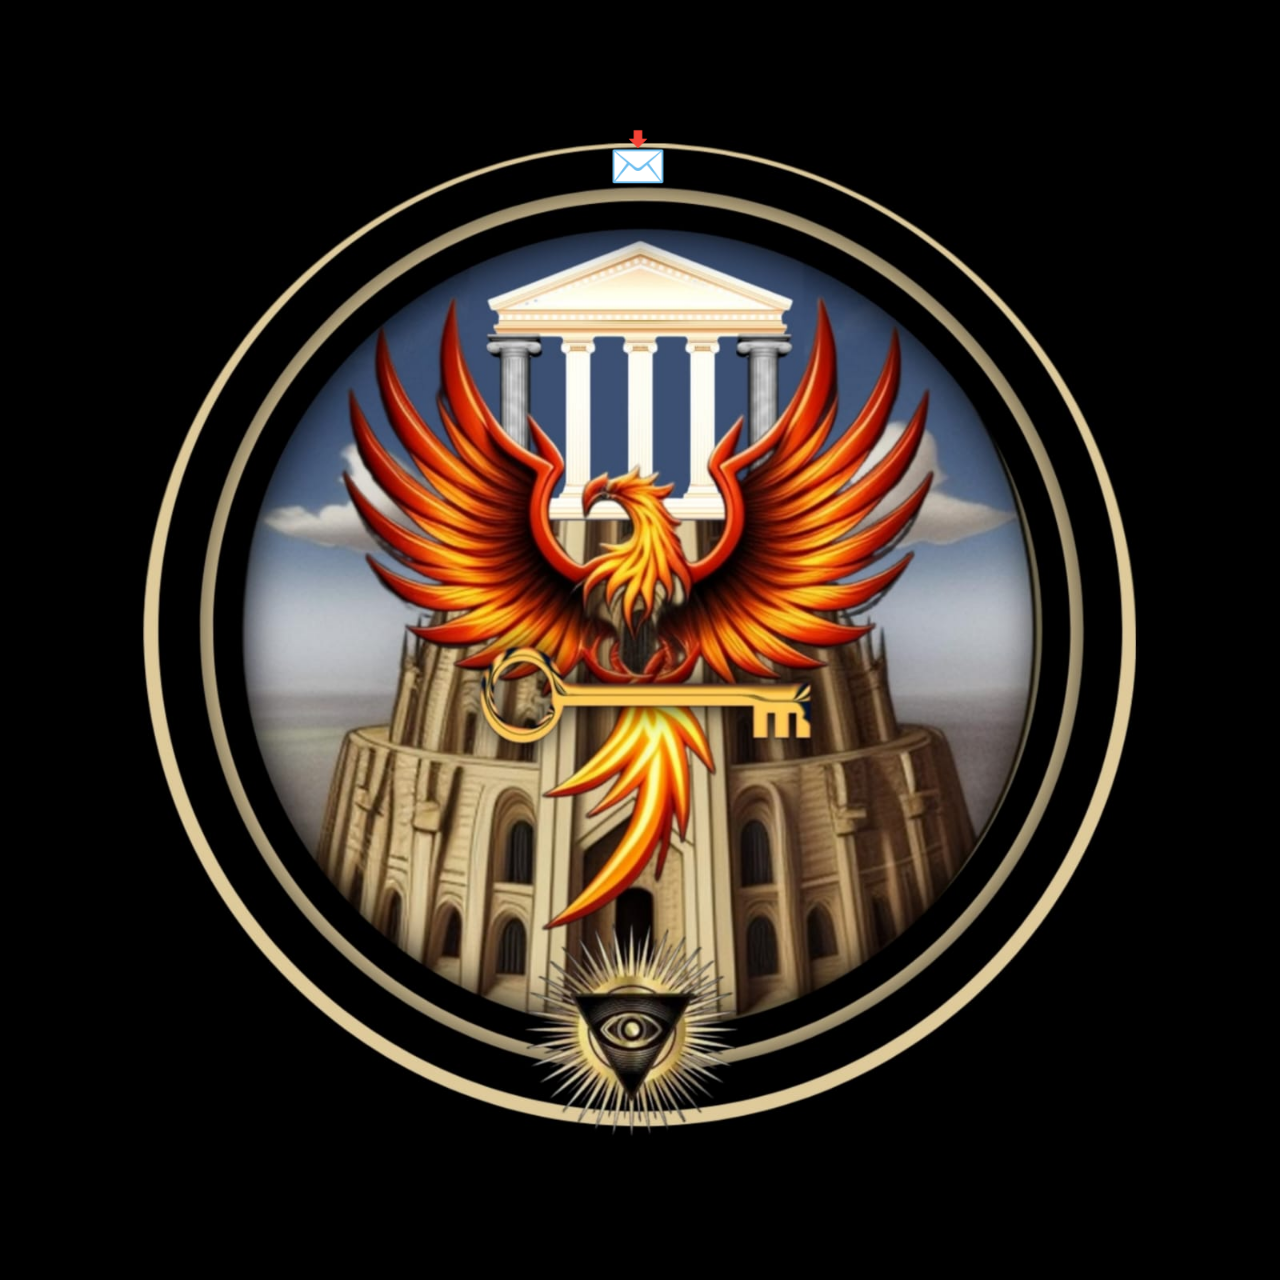
<file: index.html>
<!DOCTYPE html>
<html lang="en">

<head>
    <meta charset="UTF-8">
    <meta name="viewport" content="width=device-width, initial-scale=1.0">
    <title>זוהר הגאולה</title>
    <link rel="stylesheet" href="style.css">
</head>

<body>
    <!-- <h1>זוהר הגאולה</h1>
    <h2>כניסה</h2>
    <h2>הצתרפות</h2>
    <h2>לודג' ראשי</h2>
    <h2>צור קשר</h2> -->
    <div class="container">
        <img src="img/simbol.jpeg" alt="Your Image" class="image">
        <a href="keyPassword.html" class="button button1 key"></a>
        <a href="pages/books.html" class="button button2"></a>
        <a href="pages/members.html" class="button button3"></a>
        <a href="pages/art.html" class="button button4"></a>
        <a href="pages/morals.html" class="button button5"></a>
        <a href="pages/philosophy.html" class="button button6"></a>
        <a href="pages/History.html" class="button button7 history"></a>
        <a href="pages/History.html" class="button button8 sendUs">📩</a>
    </div>

</body>

</html>
</file>
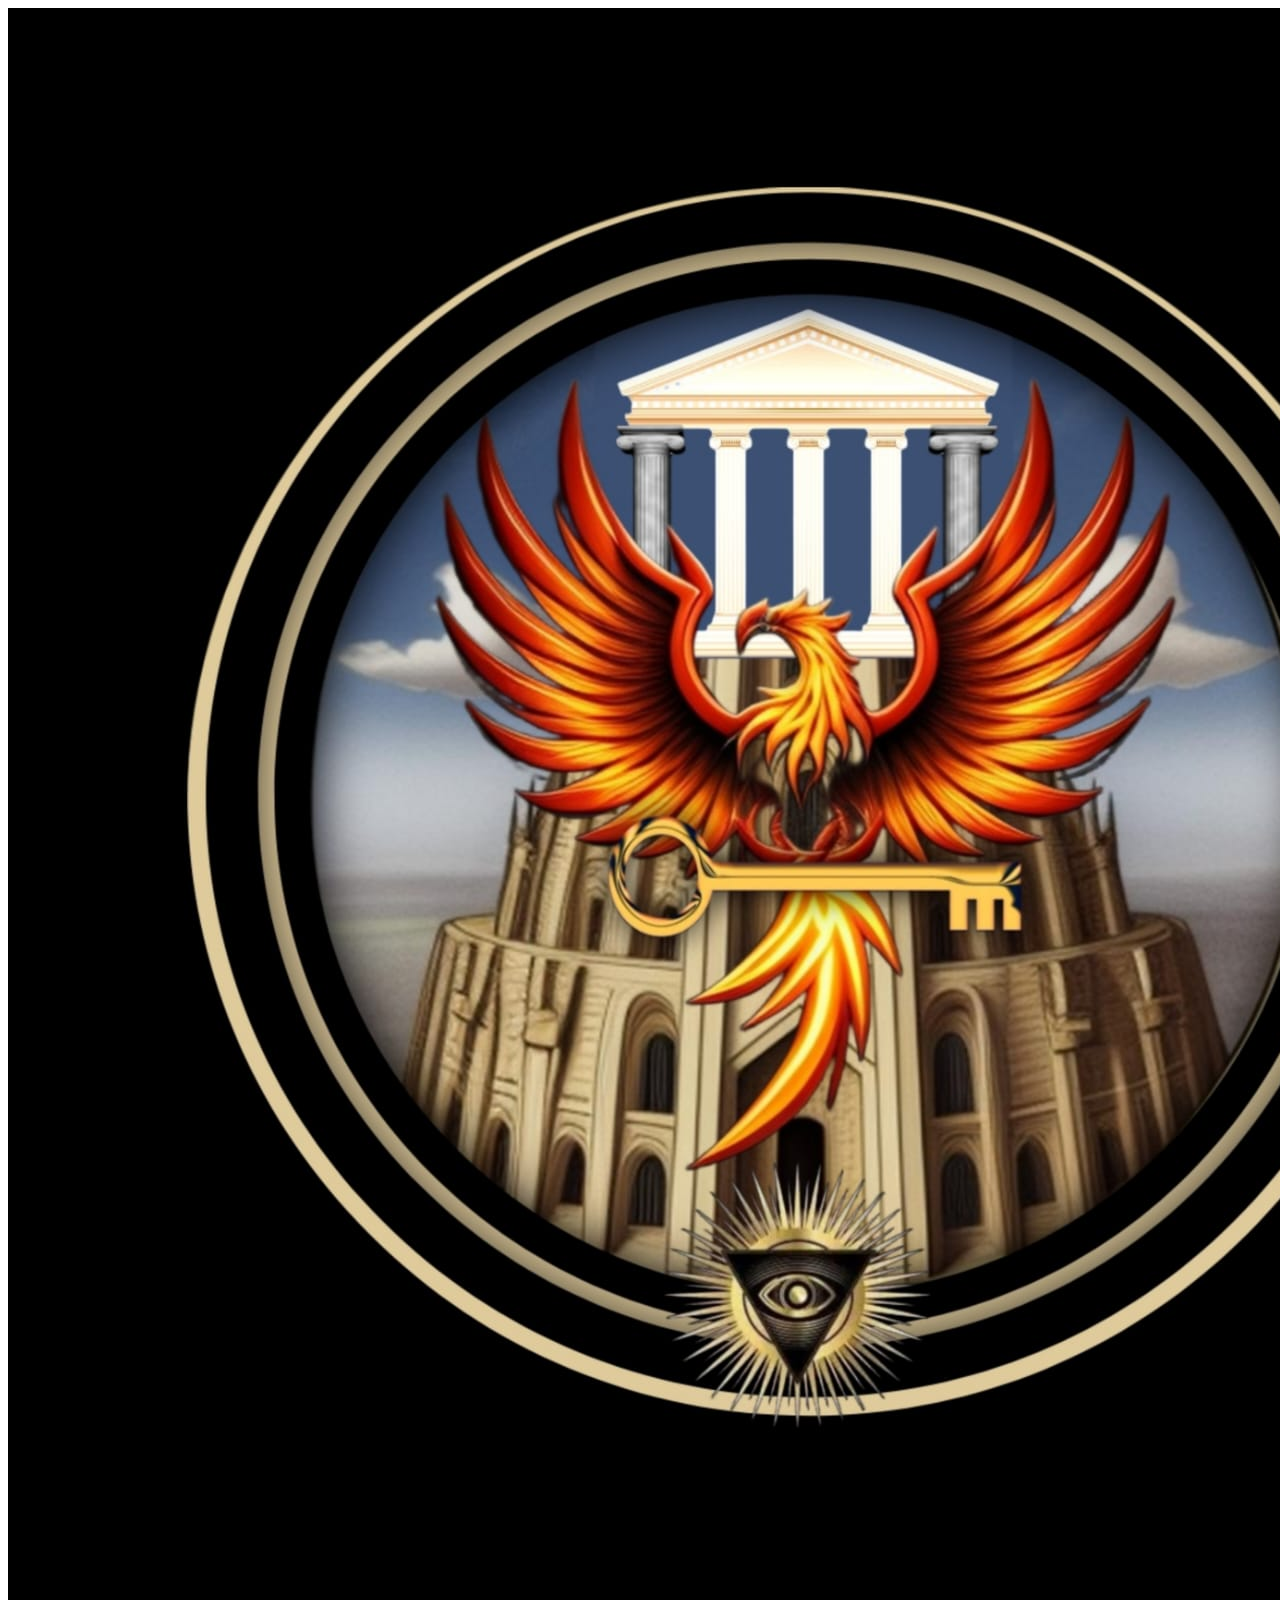
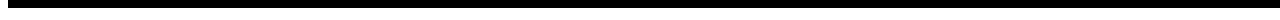
<file: main.html>
<!DOCTYPE html>
<html lang="en">

<head>
    <meta charset="UTF-8">
    <meta name="viewport" content="width=device-width, initial-scale=1.0">
    <title>Document</title>
</head>

<body>
    <div class="container">
        <img src="img/simbol.jpeg" alt="Your Image" class="image">

    </div>
</body>

</html>
</file>
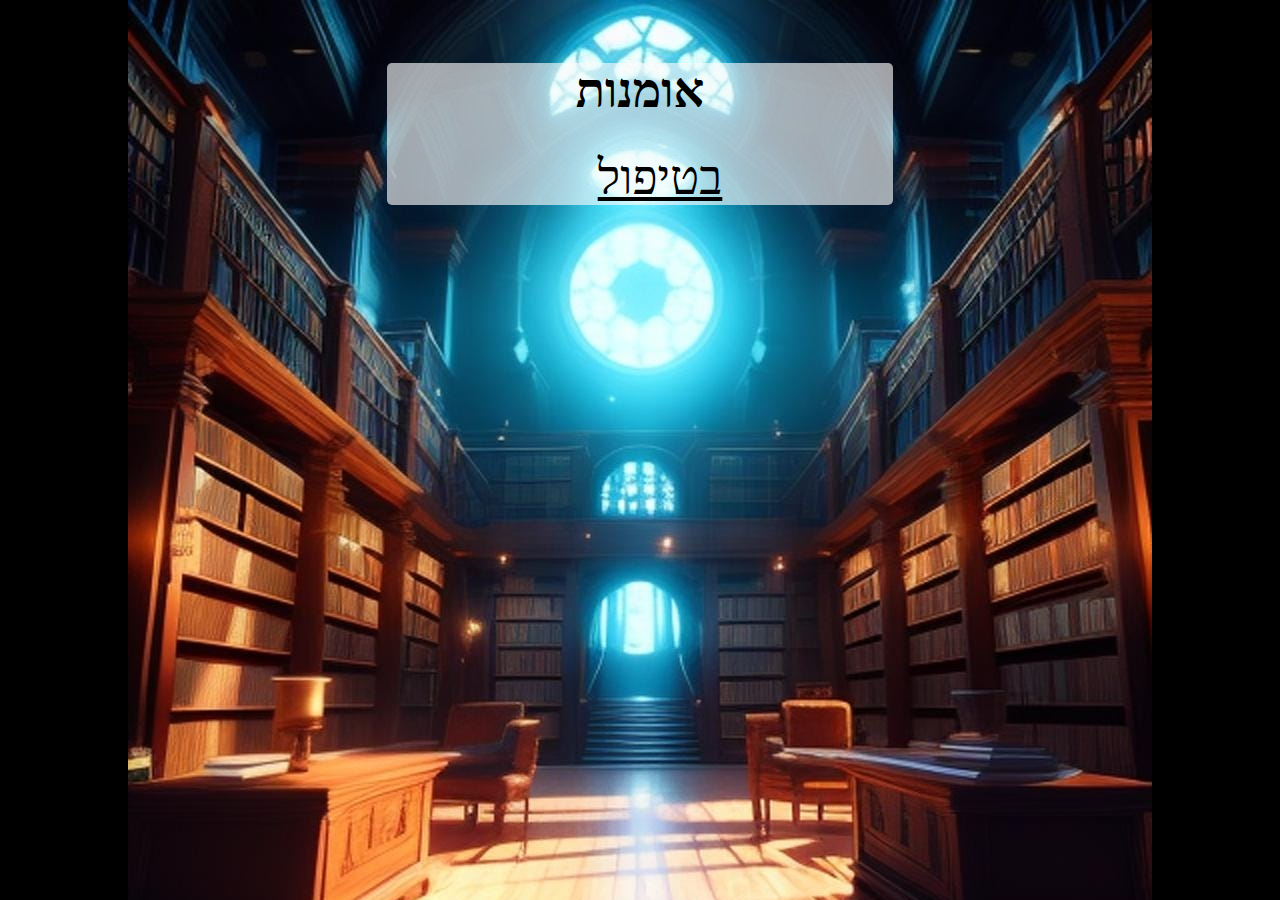
<file: pages/art.html>
<!DOCTYPE html>
<html lang="en">

<head>
    <meta charset="UTF-8">
    <meta name="viewport" content="width=device-width, initial-scale=1.0">
    <title>art</title>
    <link rel="stylesheet" href="pages.css">
</head>

<body>

    <div class="hist-link">
        <h1> אומנות </h1>

        <ul class="nav-list">


            <li>
                <a href="#" class="button ">בטיפול</a>
            </li>


        </ul>
    </div>
</body>

</html>
</file>
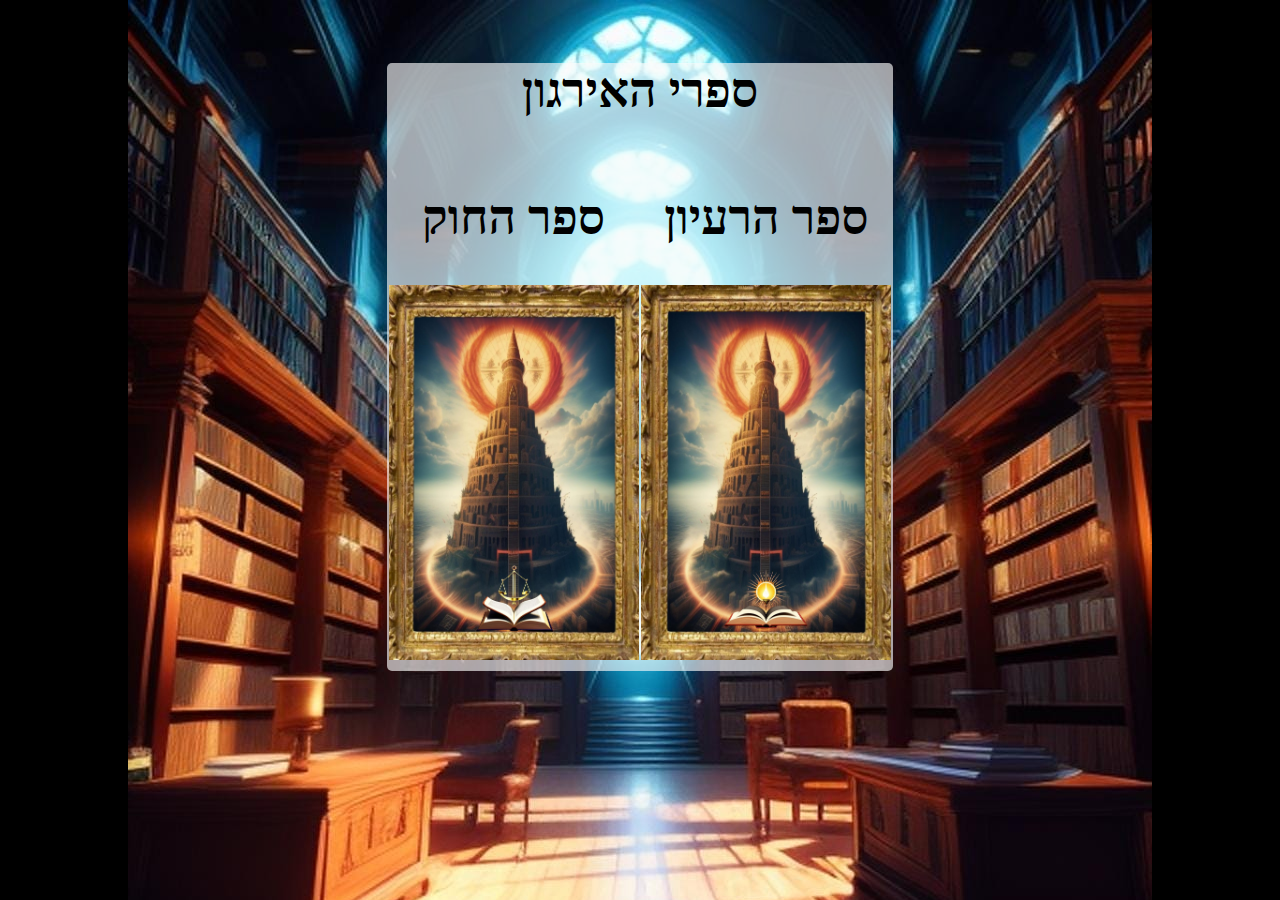
<file: pages/books.html>
<!DOCTYPE html>
<html lang="en">
<head>
    <meta charset="UTF-8">
    <meta name="viewport" content="width=device-width, initial-scale=1.0">
    <title>הספרים הקדושים</title>
    <link rel="stylesheet" href="pages.css">
</head>
<body>
    <div class="hist-link">
    <H1 >ספרי האירגון</H1>
    <div class="Books-container"  >
        <div class="lawBook">
    <h2>ספר החוק</h2>
    <a href="books/lawbook.html"><img  src="..\img\bookLaw.jpeg" alt="bookLaw" width="250px"></a>
    </div>
    <div class="IdeaBook">
    <h2>ספר הרעיון</h2>
    <a href="books/ideabook.html"><img src="..\img\bookIdea.jpeg" alt="bookIdea" width="250px"></a>
    </div>
    </div>
    
</div>
</body>
</html>
</file>
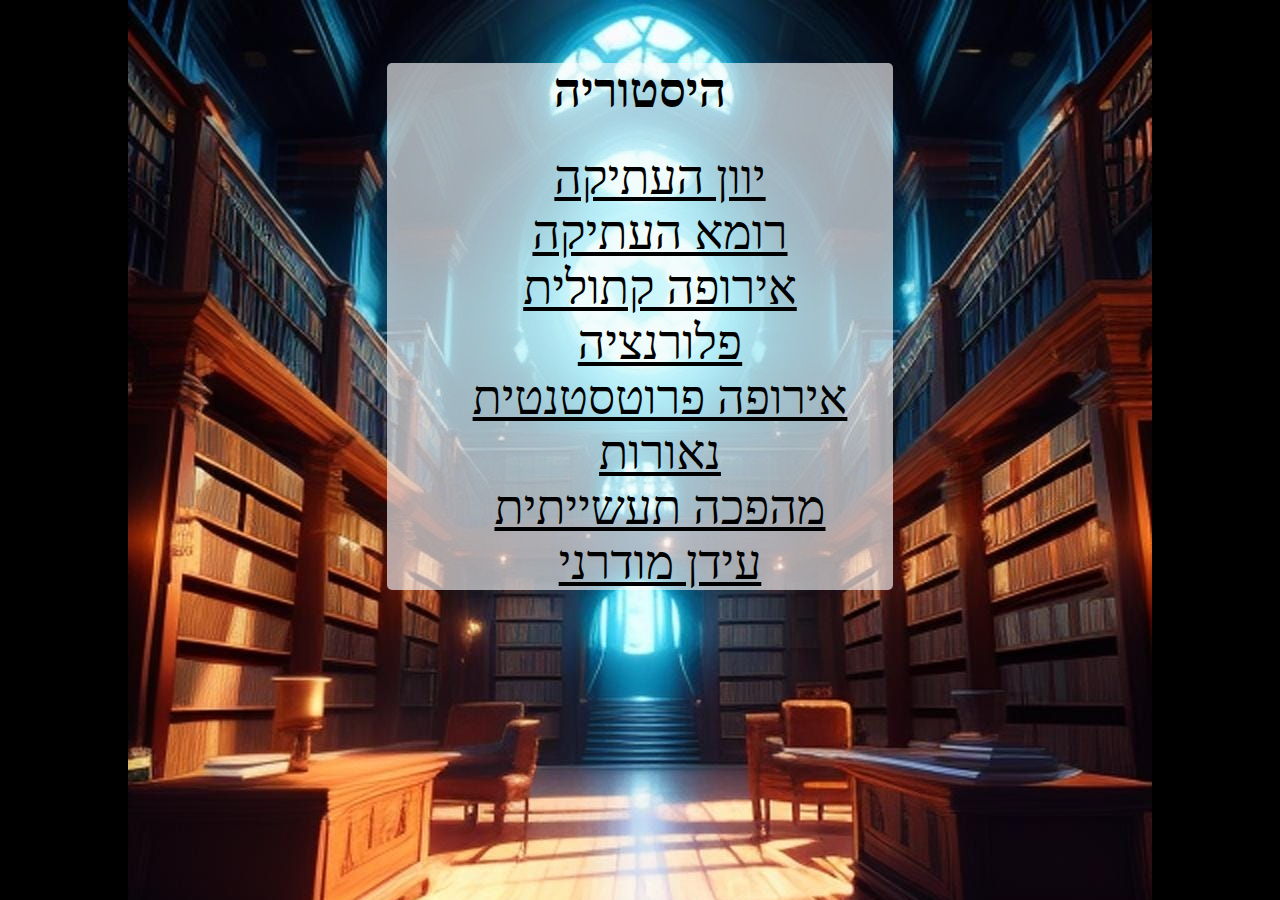
<file: pages/History.html>
<!DOCTYPE html>
<html lang="en">

<head>
    <meta charset="UTF-8">
    <meta name="viewport" content="width=device-width, initial-scale=1.0">
    <title>Document</title>
    <link rel="stylesheet" href="pages.css">

</head>

<body>

    <div class="hist-link">
        <h1>היסטוריה</h1>

        <ul class="nav-list">
            <li>
                <a href="#" class="button ">יוון העתיקה</a>

            </li>
            <li>
                <a href="#" class="button ">רומא העתיקה</a>

            </li>

            <li>
                <a href="#" class="button ">אירופה קתולית</a>

            </li>
            <li>
                <a href="#" class="button ">פלורנציה</a>

            </li>
            <li>
                <a href="#" class="button ">אירופה פרוטסטנטית</a>

            </li>
            <li>
                <a href="#" class="button ">נאורות</a>

            </li>
            <li>
                <a href="#" class="button ">מהפכה תעשייתית</a>

            </li>
            <li>
                <a href="#" class="button ">עידן מודרני</a>

            </li>
        </ul>
    </div>
</body>

</html>
</file>
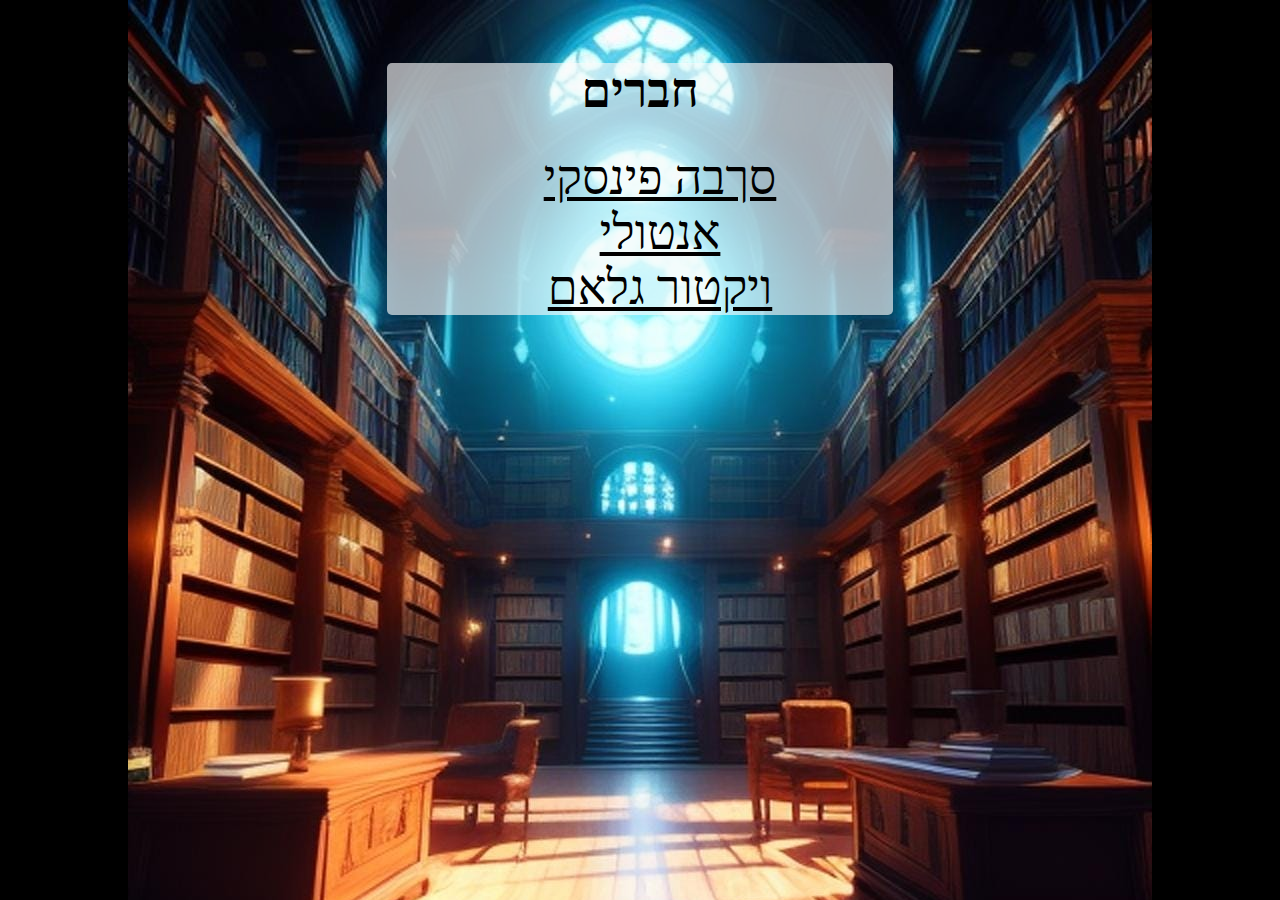
<file: pages/members.html>
<!DOCTYPE html>
<html lang="en">

<head>
    <meta charset="UTF-8">
    <meta name="viewport" content="width=device-width, initial-scale=1.0">
    <title>members</title>
    <link rel="stylesheet" href="pages.css">
</head>

<body>

    <div class="hist-link">
        <h1> חברים </h1>

        <ul class="nav-list">


            <li>
                <a href="members/slavaPi.html" class="button ">סךבה פינסקי</a>
            </li>
            <li>
                <a href="members/anatoly.html" class="button ">אנטולי</a>
            </li>

            <li>
                <a href="members/victorGalam.html" class="button ">ויקטור גלאם</a>
            </li>


        </ul>
    </div>
</body>

</html>
</file>
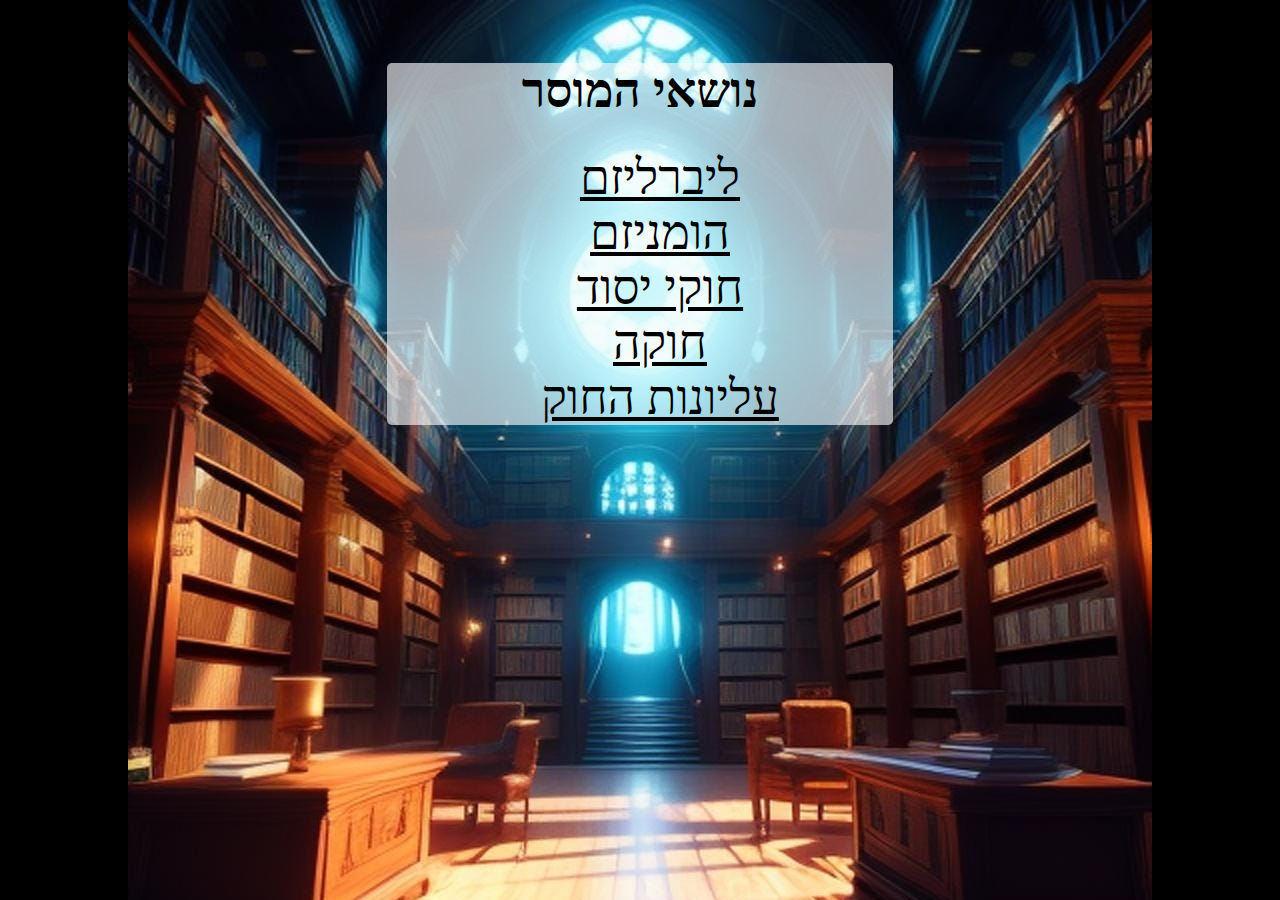
<file: pages/morals.html>
<!DOCTYPE html>
<html lang="en">

<head>
    <meta charset="UTF-8">
    <meta name="viewport" content="width=device-width, initial-scale=1.0">
    <title>morals</title>
    <link rel="stylesheet" href="pages.css">
</head>

<body>

    <div class="hist-link">
        <h1>נושאי המוסר </h1>

        <ul class="nav-list">


            <li>
                <a href="#" class="button ">ליברליזם</a>
            </li>

            <li>
                <a href="#" class="button ">הומניזם</a>
            </li>

            <li>
                <a href="#" class="button ">חוקי יסוד</a>
            </li>

            <li>
                <a href="#" class="button ">חוקה</a>
            </li>

            <li>
                <a href="#" class="button ">עליונות החוק</a>
            </li>

        </ul>
    </div>
</body>

</html>
</file>
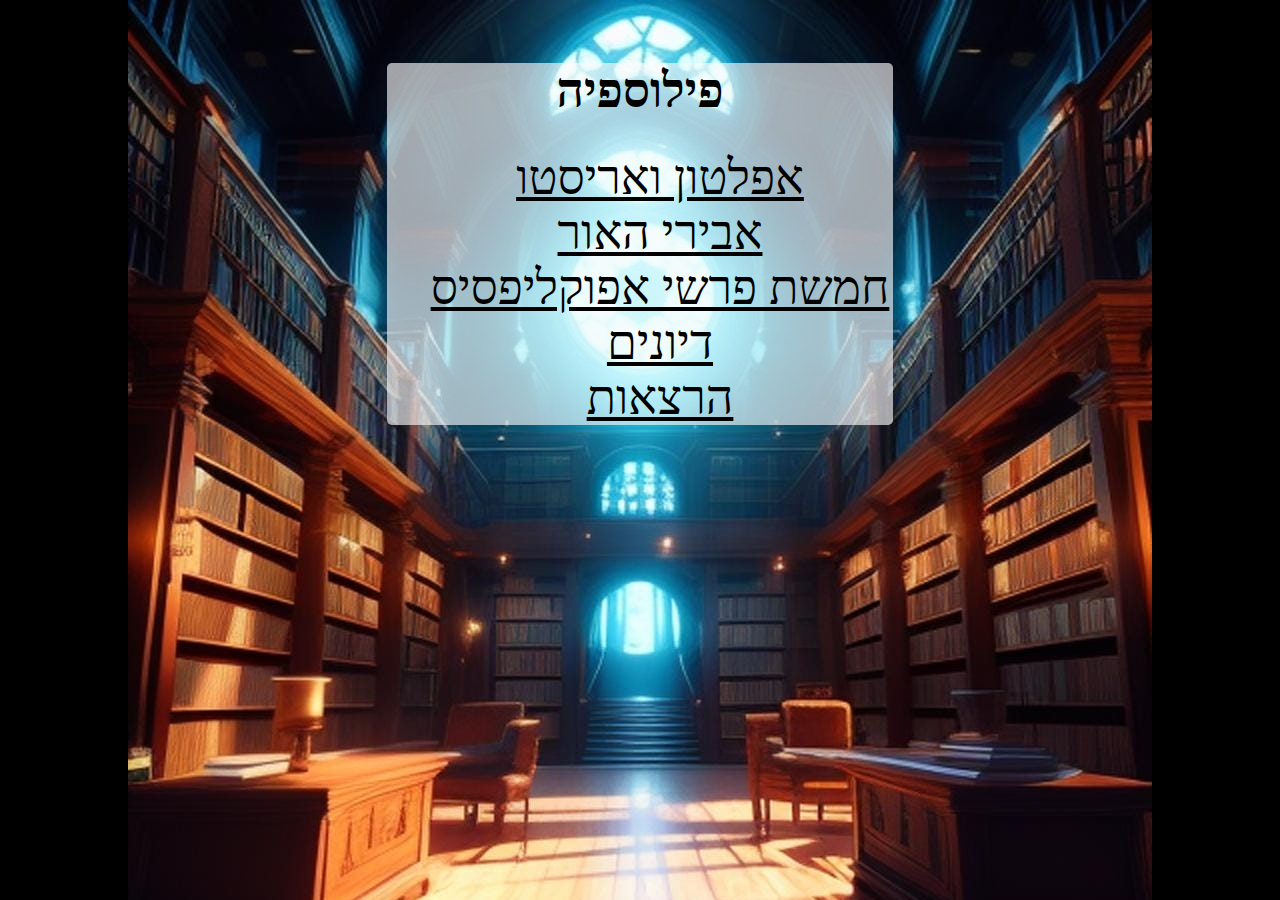
<file: pages/philosophy.html>
<!DOCTYPE html>
<html lang="en">

<head>
    <meta charset="UTF-8">
    <meta name="viewport" content="width=device-width, initial-scale=1.0">
    <title>Document</title>
    <link rel="stylesheet" href="pages.css">
</head>

<body>

    <div class="hist-link">
        <h1>פילוספיה</h1>

        <ul class="nav-list">
            <li>
                <a href="#" class="button "> אפלטון ואריסטו</a>

            </li>
            <li>
                <a href="#" class="button "> אבירי האור</a>

            </li>

            <li>
                <a href="#" class="button ">חמשת פרשי אפוקליפסיס</a>
            </li>

            <li>
                <a href="#" class="button ">דיונים</a>
            </li>

            <li>
                <a href="#" class="button ">הרצאות</a>
            </li>

        </ul>
    </div>
</body>

</html>
</file>
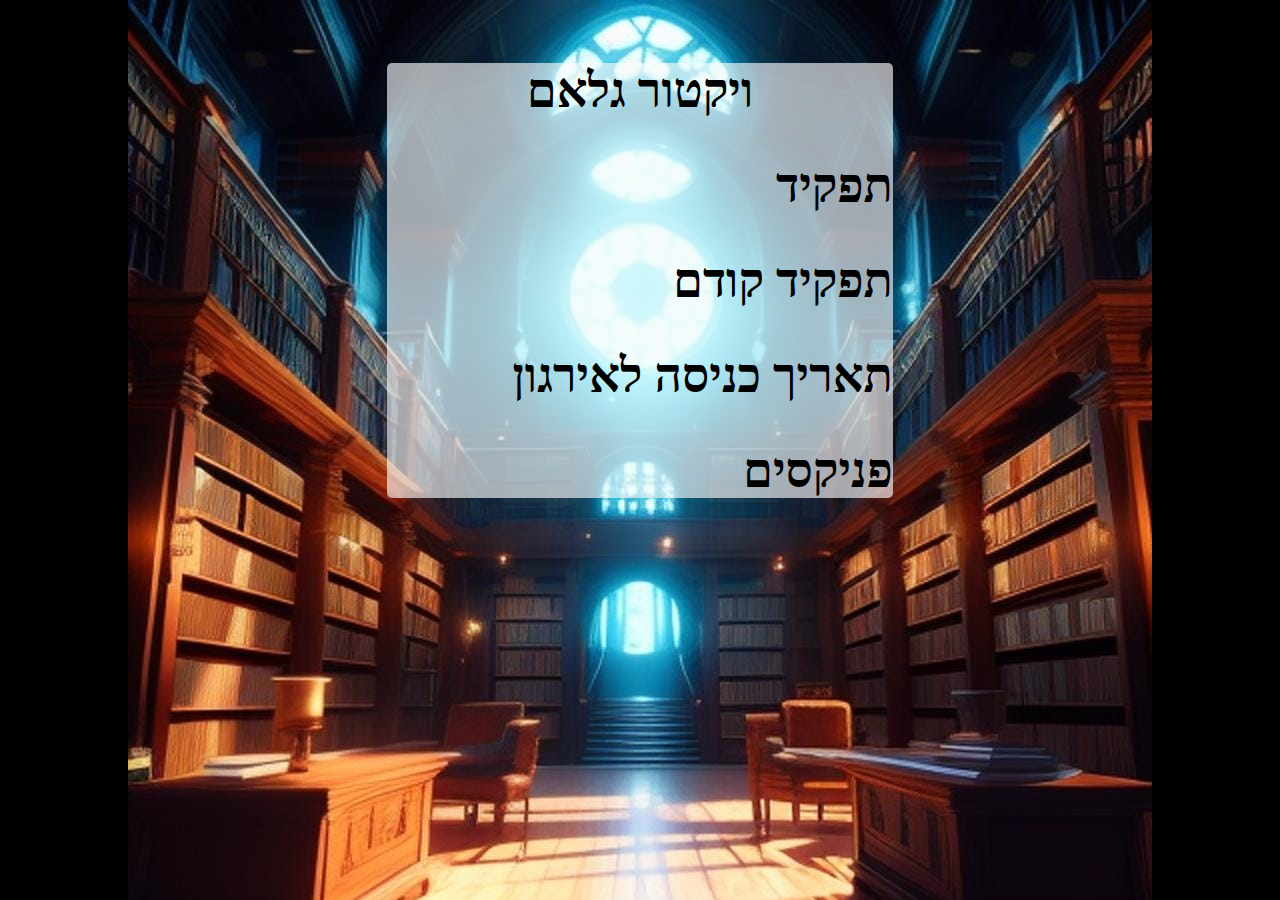
<file: pages/members/victorGalam.html>
<!DOCTYPE html>
<html lang="en">

<head>
    <meta charset="UTF-8">
    <meta name="viewport" content="width=device-width, initial-scale=1.0">
    <title>victorGalam</title>
    <link rel="stylesheet" href="/pages/pages.css">
</head>

<body>

    <div class="hist-link">
        <h1>ויקטור גלאם</h1>

        <ul class="nav-list">
            <li>
                <h2 class="h2-side">תפקיד</h2>
            </li>
            <li>
                <h2 class="h2-side"> תפקיד קודם</h2>
            </li>
            <li>
                <h2 class="h2-side">תאריך כניסה לאירגון</h2>
            </li>
            <li>
                <h2 class="h2-side">פניקסים</h2>
            </li>
        </ul>
    </div>
</body>

</html>
</file>
<file: style.css>
body {
    background: black;
}

h1,
h2 {
    color: white;
}

h2 {

    flex-direction: row;

}

body {
    margin: 0;
}

.container {
    position: relative;
    max-width: 100%;
    /* Set the maximum width of your container */
    margin: 0 auto;
    /* Center the container */
}

.image {
    width: 100%;
    height: auto;
    display: block;
}

.button {
    position: absolute;
    background-color: #3498db00;
    color: #fff;
    text-decoration: none;
    border-radius: 5px;
}


.button1 {
    top: 53%;
    left: 40%;
    padding: 1% 12%;
}

.button2 {
    top: 77.5%;
    left: 44.7%;
    padding: 4.5% 4.8%;
    clip-path: polygon(50% 100%, 100% 0%, 0% 0%);
}

.button3 {
    top: 26%;
    left: 39%;
    padding: 7% 1%;
}

.button4 {
    top: 26%;
    left: 44%;
    padding: 7% 1%;
}

.button5 {
    top: 26%;
    left: 49%;
    padding: 7% 1%;

}

.button6 {
    top: 26%;
    left: 54%;
    padding: 7% 1%;
}

.button7 {
    top: 26%;
    left: 59%;
    padding: 7% 1%;
}


.button8 {
    top: 10%;
    left: 47.5%;

    font-size: 3rem;


}

.button:hover {
    background-color: #f6ff0095;
    color: rgb(255, 255, 255);
}
</file>
<file: pages/pages.css>
body {
    background-image: url(/img/Library.jpg);
    background-repeat: no-repeat;
    background-color: black;
    background-position: center top;
    text-align: center;
}

h1,
h2,
a {
    color: black;
    font-size: 300%;
}

.hist-link {
    background: rgba(250, 250, 250, 0.638);
    background-position: center;
    margin: 5% 30%;
    border-radius: 5px;


}

.nav-list {
    list-style-type: none;

}

.h2-side {
    text-align: right;
}

.Books-container{
    /* background: rgba(250, 250, 250, 0.638); */
    display: flex;
    flex-direction: row;
    justify-content:space-around;
}
</file>
